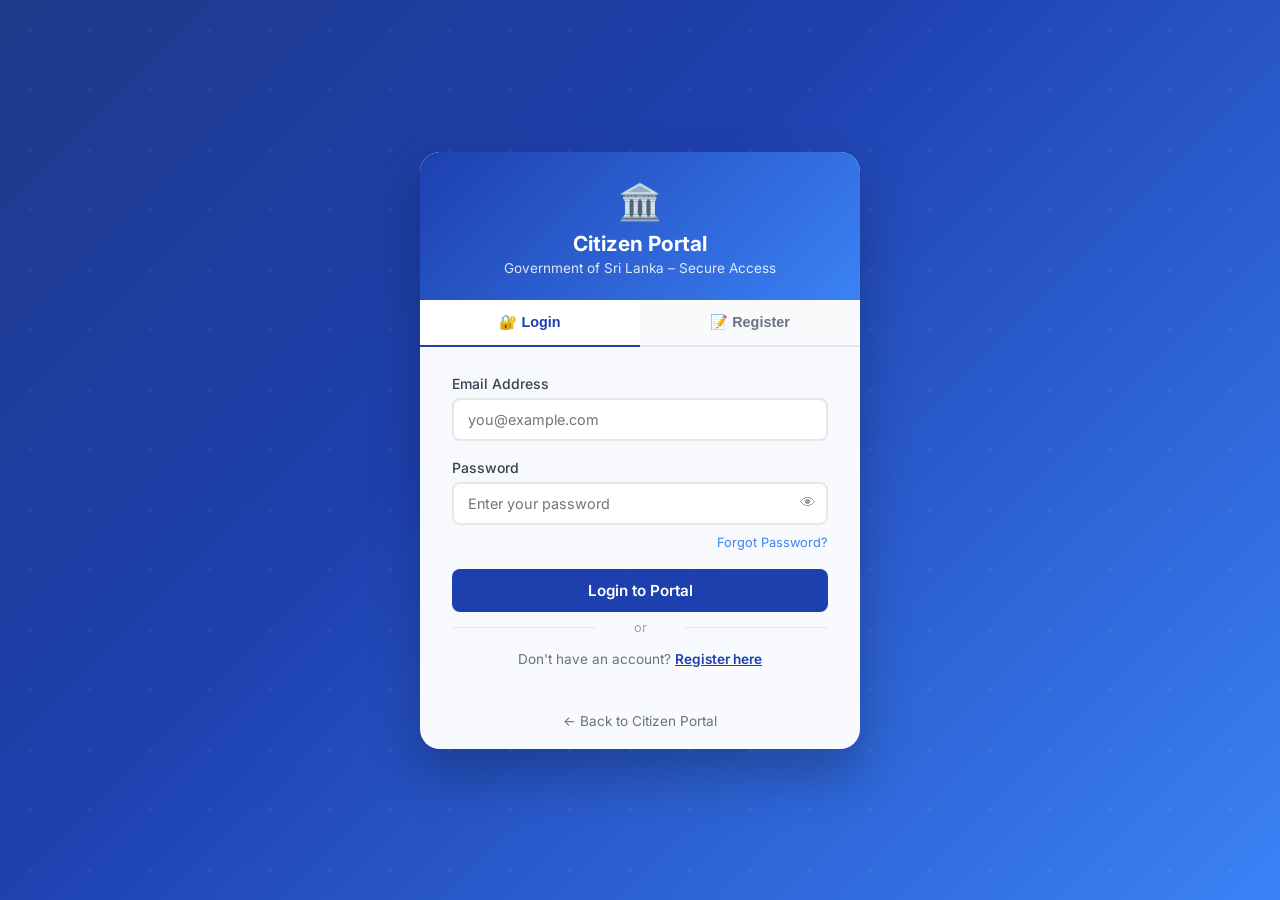
<file: templates/citizen_login.html>
<!DOCTYPE html>
<html lang="en">

<head>
    <meta charset="UTF-8">
    <meta name="viewport" content="width=device-width, initial-scale=1.0">
    <title>Citizen Login - Government of Sri Lanka</title>
    <link href="https://fonts.googleapis.com/css2?family=Inter:wght@400;500;600;700&display=swap" rel="stylesheet">
    <style>
        :root {
            --primary: #1e40af;
            --secondary: #3b82f6;
            --success: #10b981;
            --danger: #ef4444;
            --bg: #f0f4ff;
        }

        * {
            margin: 0;
            padding: 0;
            box-sizing: border-box;
        }

        body {
            font-family: 'Inter', sans-serif;
            background: linear-gradient(135deg, #1e3a8a 0%, #1e40af 40%, #3b82f6 100%);
            min-height: 100vh;
            display: flex;
            align-items: center;
            justify-content: center;
            padding: 20px;
            width: 100%;
            overflow-x: hidden;
        }

        body::before {
            content: '';
            position: fixed;
            inset: 0;
            background: url("data:image/svg+xml,%3Csvg width='60' height='60' viewBox='0 0 60 60' xmlns='http://www.w3.org/2000/svg'%3E%3Cg fill='none' fill-rule='evenodd'%3E%3Cg fill='%23ffffff' fill-opacity='0.05'%3E%3Ccircle cx='30' cy='30' r='2'/%3E%3C/g%3E%3C/g%3E%3C/svg%3E");
            pointer-events: none;
        }

        .card {
            background: rgba(255, 255, 255, 0.97);
            border-radius: 20px;
            box-shadow: 0 25px 50px rgba(0, 0, 0, 0.25);
            width: 100%;
            max-width: 440px;
            overflow: hidden;
            animation: slideUp 0.4s ease;
        }

        @keyframes slideUp {
            from {
                opacity: 0;
                transform: translateY(30px);
            }

            to {
                opacity: 1;
                transform: translateY(0);
            }
        }

        .card-header {
            background: linear-gradient(135deg, var(--primary), var(--secondary));
            padding: 28px 32px 24px;
            text-align: center;
            color: white;
        }

        .card-header .flag {
            font-size: 2.2rem;
            margin-bottom: 8px;
        }

        .card-header h1 {
            font-size: 1.3rem;
            font-weight: 700;
            margin-bottom: 4px;
        }

        .card-header p {
            font-size: 0.85rem;
            opacity: 0.85;
        }

        .tabs {
            display: flex;
            border-bottom: 2px solid #e5e7eb;
        }

        .tab-btn {
            flex: 1;
            padding: 14px;
            border: none;
            background: #f9fafb;
            font-size: 0.9rem;
            font-weight: 600;
            color: #6b7280;
            cursor: pointer;
            transition: all 0.2s;
        }

        .tab-btn.active {
            background: white;
            color: var(--primary);
            border-bottom: 2px solid var(--primary);
            margin-bottom: -2px;
        }

        .tab-btn:hover:not(.active) {
            background: #f3f4f6;
            color: #374151;
        }

        .card-body {
            padding: 28px 32px;
        }

        .tab-panel {
            display: none;
        }

        .tab-panel.active {
            display: block;
        }

        .form-group {
            margin-bottom: 18px;
        }

        label {
            display: block;
            margin-bottom: 6px;
            font-size: 0.875rem;
            font-weight: 500;
            color: #374151;
        }

        input[type=text],
        input[type=email],
        input[type=password],
        input[type=tel] {
            width: 100%;
            padding: 11px 14px;
            border: 2px solid #e5e7eb;
            border-radius: 8px;
            font-size: 0.9rem;
            font-family: inherit;
            transition: border-color 0.2s, box-shadow 0.2s;
            outline: none;
        }

        input:focus {
            border-color: var(--secondary);
            box-shadow: 0 0 0 3px rgba(59, 130, 246, 0.12);
        }

        .btn {
            width: 100%;
            padding: 12px;
            border: none;
            border-radius: 8px;
            font-size: 0.95rem;
            font-weight: 600;
            font-family: inherit;
            cursor: pointer;
            transition: all 0.2s;
        }

        .btn-primary {
            background: var(--primary);
            color: white;
        }

        .btn-primary:hover {
            background: #1d4ed8;
            transform: translateY(-1px);
            box-shadow: 0 4px 12px rgba(30, 64, 175, 0.35);
        }

        .btn-primary:active {
            transform: translateY(0);
        }

        .alert {
            padding: 10px 14px;
            border-radius: 8px;
            font-size: 0.875rem;
            margin-bottom: 16px;
            display: none;
        }

        .alert-error {
            background: #fef2f2;
            color: #dc2626;
            border: 1px solid #fecaca;
        }

        .alert-success {
            background: #f0fdf4;
            color: #16a34a;
            border: 1px solid #bbf7d0;
        }

        .divider {
            text-align: center;
            color: #9ca3af;
            font-size: 0.8rem;
            margin: 8px 0 16px;
            position: relative;
        }

        .divider::before,
        .divider::after {
            content: '';
            position: absolute;
            top: 50%;
            width: 38%;
            height: 1px;
            background: #e5e7eb;
        }

        .divider::before {
            left: 0;
        }

        .divider::after {
            right: 0;
        }

        .back-link {
            display: block;
            text-align: center;
            margin-top: 18px;
            font-size: 0.85rem;
            color: #6b7280;
            text-decoration: none;
        }

        .back-link:hover {
            color: var(--primary);
        }

        .spinner {
            display: none;
            width: 18px;
            height: 18px;
            border: 2px solid rgba(255, 255, 255, 0.4);
            border-top-color: white;
            border-radius: 50%;
            animation: spin 0.6s linear infinite;
            margin: 0 auto;
        }

        @keyframes spin {
            to {
                transform: rotate(360deg);
            }
        }

        .pwd-row {
            position: relative;
        }

        .pwd-toggle {
            position: absolute;
            right: 12px;
            top: 50%;
            transform: translateY(-50%);
            background: none;
            border: none;
            cursor: pointer;
            color: #9ca3af;
            font-size: 1rem;
            padding: 0;
        }

        .row-2 {
            display: grid;
            grid-template-columns: 1fr 1fr;
            gap: 12px;
        }
    </style>
</head>

<body>
    <div class="card">
        <div class="card-header">
            <div class="flag">🏛️</div>
            <h1>Citizen Portal</h1>
            <p>Government of Sri Lanka – Secure Access</p>
        </div>

        <div class="tabs">
            <button class="tab-btn active" id="tab-login-btn" onclick="switchTab('login')">🔐 Login</button>
            <button class="tab-btn" id="tab-register-btn" onclick="switchTab('register')">📝 Register</button>
        </div>

        <div class="card-body">

            <!-- LOGIN PANEL -->
            <div class="tab-panel active" id="panel-login">
                <div class="alert alert-error" id="login-error"></div>
                <div class="alert alert-success" id="login-success"></div>
                <div class="form-group">
                    <label for="login-email">Email Address</label>
                    <input type="email" id="login-email" placeholder="you@example.com" autocomplete="email">
                </div>
                <div class="form-group">
                    <label for="login-password">Password</label>
                    <div class="pwd-row">
                        <input type="password" id="login-password" placeholder="Enter your password"
                            autocomplete="current-password">
                        <button class="pwd-toggle" type="button" onclick="togglePwd('login-password', this)">👁</button>
                    </div>
                </div>
                <div style="text-align: right; margin-top: -12px; margin-bottom: 18px;">
                    <a href="#" onclick="doForgot()" style="font-size: 0.8rem; color: var(--secondary); text-decoration: none;">Forgot Password?</a>
                </div>
                <button class="btn btn-primary" id="login-btn" onclick="doLogin()">
                    <span id="login-label">Login to Portal</span>
                    <div class="spinner" id="login-spinner"></div>
                </button>
                <div class="divider">or</div>
                <p style="text-align:center;font-size:0.85rem;color:#6b7280;">Don't have an account? <a href="#"
                        onclick="switchTab('register')" style="color:var(--primary);font-weight:600;">Register here</a>
                </p>
            </div>

            <!-- REGISTER PANEL -->
            <div class="tab-panel" id="panel-register">
                <div class="alert alert-error" id="reg-error"></div>
                <div class="alert alert-success" id="reg-success"></div>
                <div class="row-2">
                    <div class="form-group">
                        <label for="reg-name">Full Name</label>
                        <input type="text" id="reg-name" placeholder="John Silva">
                    </div>
                    <div class="form-group">
                        <label for="reg-age">Age</label>
                        <input type="text" id="reg-age" placeholder="28">
                    </div>
                </div>
                <div class="form-group">
                    <label for="reg-email">Email Address</label>
                    <input type="email" id="reg-email" placeholder="you@example.com" autocomplete="email">
                </div>
                <div class="form-group">
                    <label for="reg-phone">Mobile Number</label>
                    <input type="tel" id="reg-phone" placeholder="+94 71 234 5678">
                </div>
                <div class="row-2">
                    <div class="form-group">
                        <label for="reg-job">Current Job</label>
                        <input type="text" id="reg-job" placeholder="e.g. Teacher, Engineer">
                    </div>
                    <div class="form-group">
                        <label for="reg-education">Education</label>
                        <select id="reg-education" style="width: 100%; padding: 11px 14px; border: 2px solid #e5e7eb; border-radius: 8px; font-size: 0.9rem; outline: none; background: white;">
                            <option value="">Select Education</option>
                            <option value="school">School Level</option>
                            <option value="ol">O/L</option>
                            <option value="al">A/L</option>
                            <option value="diploma">Diploma</option>
                            <option value="degree">Bachelor's Degree</option>
                            <option value="masters">Master's / PhD</option>
                        </select>
                    </div>
                </div>
                <div class="form-group">
                    <label for="reg-interests">What services are you primarily looking for?</label>
                    <input type="text" id="reg-interests" placeholder="e.g. Healthcare, Education, Passports">
                </div>
                <div class="form-group">
                    <label for="reg-password">Password</label>
                    <div class="pwd-row">
                        <input type="password" id="reg-password" placeholder="Minimum 8 characters">
                        <button class="pwd-toggle" type="button" onclick="togglePwd('reg-password', this)">👁</button>
                    </div>
                </div>
                <div class="form-group">
                    <label for="reg-confirm">Confirm Password</label>
                    <input type="password" id="reg-confirm" placeholder="Re-enter your password">
                </div>
                <button class="btn btn-primary" id="reg-btn" onclick="doRegister()">
                    <span id="reg-label">Create Account</span>
                    <div class="spinner" id="reg-spinner"></div>
                </button>
                <div class="divider">or</div>
                <p style="text-align:center;font-size:0.85rem;color:#6b7280;">Already have an account? <a href="#"
                        onclick="switchTab('login')" style="color:var(--primary);font-weight:600;">Login here</a></p>
            </div>
        </div>

        <a href="/" class="back-link">← Back to Citizen Portal</a>
        <div style="height:20px;"></div>
    </div>



    <script>
        async function doForgot() {
            hideAlerts('login-error', 'login-success');
            const email = document.getElementById('login-email').value.trim();
            if (!email) { 
                showAlert('login-error', 'Please enter your Gmail address in the field above to receive a reset link.'); 
                document.getElementById('login-email').focus();
                return; 
            }
            
            // Show a temporary "sending" state on the forgot link if possible, or just use login spinner
            setLoading('login-btn', 'login-spinner', 'login-label', true);
            
            try {
                const res = await fetch('/api/citizen/forgot-password', {
                    method: 'POST',
                    headers: { 'Content-Type': 'application/json' },
                    body: JSON.stringify({ email })
                });
                const data = await res.json();
                if (res.ok) {
                    showAlert('login-success', '✓ Reset link sent! Please check your Gmail inbox.');
                } else {
                    showAlert('login-error', data.error || 'Failed to request reset.');
                }
            } catch (e) {
                showAlert('login-error', 'Connection error. Please try again.');
            }
            setLoading('login-btn', 'login-spinner', 'login-label', false);
        }

        function switchTab(tab) {
            document.querySelectorAll('.tab-btn').forEach(b => b.classList.remove('active'));
            document.querySelectorAll('.tab-panel').forEach(p => p.classList.remove('active'));
            document.getElementById('tab-' + tab + '-btn').classList.add('active');
            document.getElementById('panel-' + tab).classList.add('active');
        }

        function togglePwd(id, btn) {
            const inp = document.getElementById(id);
            inp.type = inp.type === 'password' ? 'text' : 'password';
            btn.textContent = inp.type === 'password' ? '👁' : '🙈';
        }

        function showAlert(id, msg) {
            const el = document.getElementById(id);
            el.textContent = msg;
            el.style.display = 'block';
        }
        function hideAlerts(...ids) { ids.forEach(id => { document.getElementById(id).style.display = 'none'; }); }

        function setLoading(btn, spinner, label, loading) {
            document.getElementById(btn).disabled = loading;
            document.getElementById(spinner).style.display = loading ? 'block' : 'none';
            document.getElementById(label).style.display = loading ? 'none' : 'block';
        }

        async function doLogin() {
            hideAlerts('login-error', 'login-success');
            const email = document.getElementById('login-email').value.trim();
            const password = document.getElementById('login-password').value;
            if (!email || !password) { showAlert('login-error', 'Please enter email and password.'); return; }
            setLoading('login-btn', 'login-spinner', 'login-label', true);
            try {
                const res = await fetch('/api/citizen/login', {
                    method: 'POST',
                    headers: { 'Content-Type': 'application/json' },
                    body: JSON.stringify({ email, password })
                });
                const data = await res.json();
                if (res.ok) {
                    showAlert('login-success', '✓ Login successful! Redirecting...');
                    localStorage.setItem('citizen_token', data.token);
                    localStorage.setItem('citizen_name', data.name || email);
                    localStorage.setItem('citizen_id', data.user_id || '');
                    localStorage.setItem('profile_id', data.user_id || '');
                    setTimeout(() => window.location.href = '/', 900);
                } else {
                    showAlert('login-error', data.error || 'Invalid email or password.');
                }
            } catch (e) {
                showAlert('login-error', 'Connection error. Please try again.');
            }
            setLoading('login-btn', 'login-spinner', 'login-label', false);
        }

        async function doRegister() {
            hideAlerts('reg-error', 'reg-success');
            const name = document.getElementById('reg-name').value.trim();
            const age = document.getElementById('reg-age').value.trim();
            const email = document.getElementById('reg-email').value.trim();
            const phone = document.getElementById('reg-phone').value.trim();
            const interests = document.getElementById('reg-interests').value.trim();
            const job = document.getElementById('reg-job').value.trim();
            const education = document.getElementById('reg-education').value.trim();
            const password = document.getElementById('reg-password').value;
            const confirm = document.getElementById('reg-confirm').value;

            if (!name || !email || !password) { showAlert('reg-error', 'Name, email and password are required.'); return; }
            if (password.length < 8) { showAlert('reg-error', 'Password must be at least 8 characters.'); return; }
            if (password !== confirm) { showAlert('reg-error', 'Passwords do not match.'); return; }

            setLoading('reg-btn', 'reg-spinner', 'reg-label', true);
            try {
                const res = await fetch('/api/citizen/register', {
                    method: 'POST',
                    headers: { 'Content-Type': 'application/json' },
                    body: JSON.stringify({ name, age, email, phone, interests, job, education, password })
                });
                const data = await res.json();
                if (res.ok) {
                    showAlert('reg-success', '✓ Account created! You can now login.');
                    setTimeout(() => switchTab('login'), 2000);
                    // Clear form
                    document.getElementById('reg-email').value = '';
                    document.getElementById('reg-password').value = '';
                    document.getElementById('reg-confirm').value = '';
                } else {
                    showAlert('reg-error', data.error || 'Registration failed. Try again.');
                }
            } catch (e) {
                showAlert('reg-error', 'Connection error. Please try again.');
            }
            setLoading('reg-btn', 'reg-spinner', 'reg-label', false);
        }

        // Submit on Enter key
        document.addEventListener('keydown', e => {
            if (e.key === 'Enter') {
                if (document.getElementById('panel-login').classList.contains('active')) doLogin();
                else doRegister();
            }
        });
    </script>
</body>

</html>
</file>
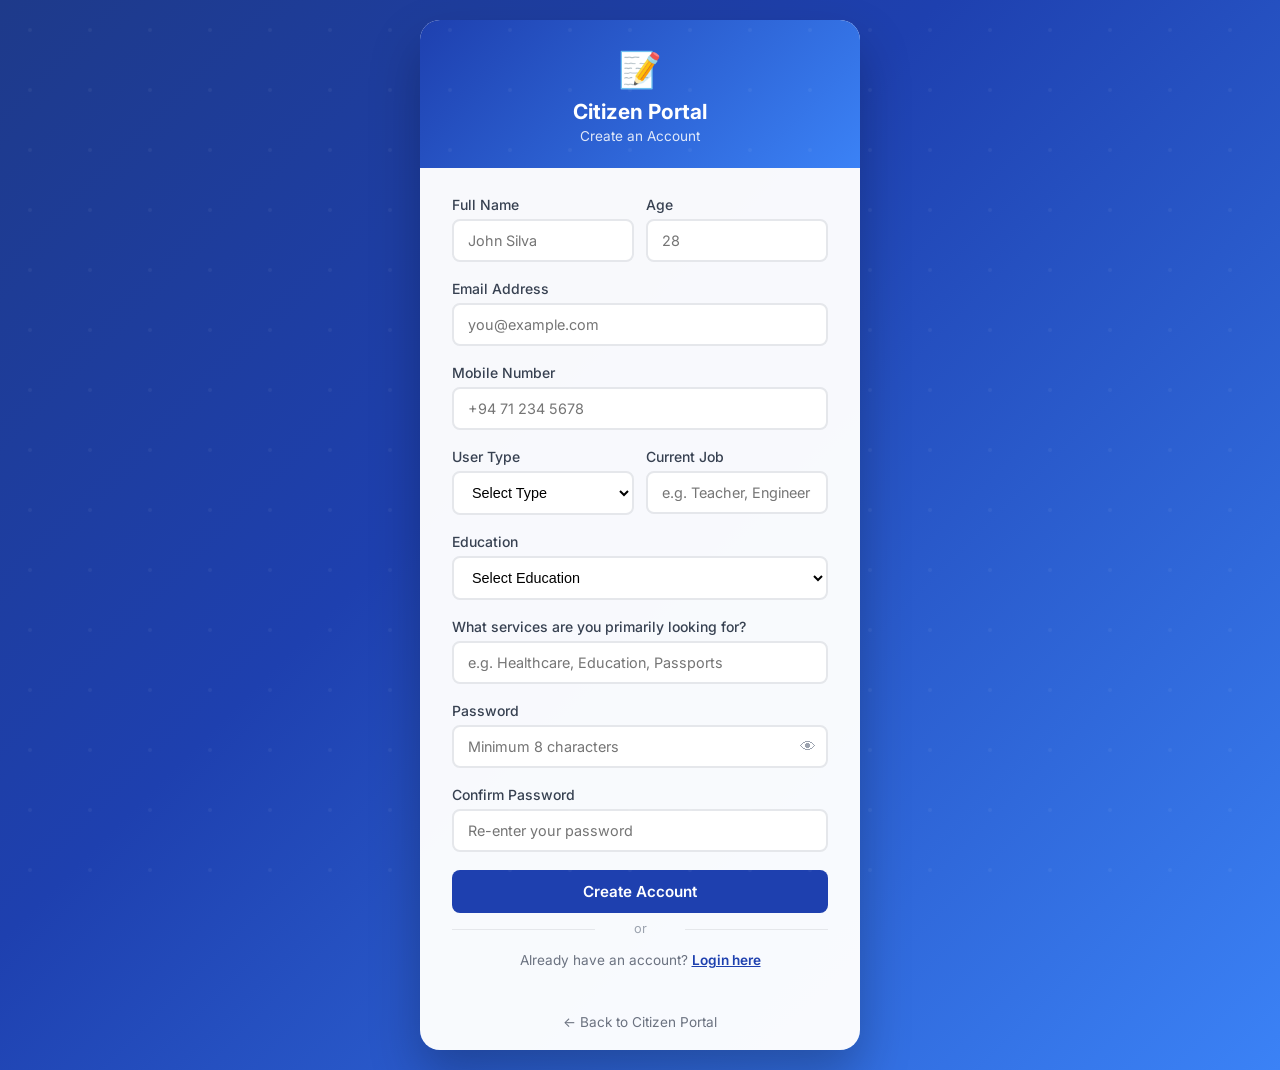
<file: templates/citizen_register.html>
<!DOCTYPE html>
<html lang="en">

<head>
    <meta charset="UTF-8">
    <meta name="viewport" content="width=device-width, initial-scale=1.0">
    <title>Citizen Register - Government of Sri Lanka</title>
    <link href="https://fonts.googleapis.com/css2?family=Inter:wght@400;500;600;700&display=swap" rel="stylesheet">
    <style>
        :root {
            --primary: #1e40af;
            --secondary: #3b82f6;
            --success: #10b981;
            --danger: #ef4444;
            --bg: #f0f4ff;
        }

        * {
            margin: 0;
            padding: 0;
            box-sizing: border-box;
        }

        body {
            font-family: 'Inter', sans-serif;
            background: linear-gradient(135deg, #1e3a8a 0%, #1e40af 40%, #3b82f6 100%);
            min-height: 100vh;
            display: flex;
            align-items: center;
            justify-content: center;
            padding: 20px;
            width: 100%;
            overflow-x: hidden;
        }

        body::before {
            content: '';
            position: fixed;
            inset: 0;
            background: url("data:image/svg+xml,%3Csvg width='60' height='60' viewBox='0 0 60 60' xmlns='http://www.w3.org/2000/svg'%3E%3Cg fill='none' fill-rule='evenodd'%3E%3Cg fill='%23ffffff' fill-opacity='0.05'%3E%3Ccircle cx='30' cy='30' r='2'/%3E%3C/g%3E%3C/g%3E%3C/svg%3E");
            pointer-events: none;
        }

        .card {
            background: rgba(255, 255, 255, 0.97);
            border-radius: 20px;
            box-shadow: 0 25px 50px rgba(0, 0, 0, 0.25);
            width: 100%;
            max-width: 440px;
            overflow: hidden;
            animation: slideUp 0.4s ease;
        }

        @keyframes slideUp {
            from {
                opacity: 0;
                transform: translateY(30px);
            }

            to {
                opacity: 1;
                transform: translateY(0);
            }
        }

        .card-header {
            background: linear-gradient(135deg, var(--primary), var(--secondary));
            padding: 28px 32px 24px;
            text-align: center;
            color: white;
        }

        .card-header .flag {
            font-size: 2.2rem;
            margin-bottom: 8px;
        }

        .card-header h1 {
            font-size: 1.3rem;
            font-weight: 700;
            margin-bottom: 4px;
        }

        .card-header p {
            font-size: 0.85rem;
            opacity: 0.85;
        }

        .card-body {
            padding: 28px 32px;
        }

        .form-group {
            margin-bottom: 18px;
        }

        label {
            display: block;
            margin-bottom: 6px;
            font-size: 0.875rem;
            font-weight: 500;
            color: #374151;
        }

        input[type=text],
        input[type=email],
        input[type=password],
        input[type=tel] {
            width: 100%;
            padding: 11px 14px;
            border: 2px solid #e5e7eb;
            border-radius: 8px;
            font-size: 0.9rem;
            font-family: inherit;
            transition: border-color 0.2s, box-shadow 0.2s;
            outline: none;
        }

        input:focus {
            border-color: var(--secondary);
            box-shadow: 0 0 0 3px rgba(59, 130, 246, 0.12);
        }

        .btn {
            width: 100%;
            padding: 12px;
            border: none;
            border-radius: 8px;
            font-size: 0.95rem;
            font-weight: 600;
            font-family: inherit;
            cursor: pointer;
            transition: all 0.2s;
        }

        .btn-primary {
            background: var(--primary);
            color: white;
        }

        .btn-primary:hover {
            background: #1d4ed8;
            transform: translateY(-1px);
            box-shadow: 0 4px 12px rgba(30, 64, 175, 0.35);
        }

        .btn-primary:active {
            transform: translateY(0);
        }

        .alert {
            padding: 10px 14px;
            border-radius: 8px;
            font-size: 0.875rem;
            margin-bottom: 16px;
            display: none;
        }

        .alert-error {
            background: #fef2f2;
            color: #dc2626;
            border: 1px solid #fecaca;
        }

        .alert-success {
            background: #f0fdf4;
            color: #16a34a;
            border: 1px solid #bbf7d0;
        }

        .divider {
            text-align: center;
            color: #9ca3af;
            font-size: 0.8rem;
            margin: 8px 0 16px;
            position: relative;
        }

        .divider::before,
        .divider::after {
            content: '';
            position: absolute;
            top: 50%;
            width: 38%;
            height: 1px;
            background: #e5e7eb;
        }

        .divider::before {
            left: 0;
        }

        .divider::after {
            right: 0;
        }

        .back-link {
            display: block;
            text-align: center;
            margin-top: 18px;
            font-size: 0.85rem;
            color: #6b7280;
            text-decoration: none;
        }

        .back-link:hover {
            color: var(--primary);
        }

        .spinner {
            display: none;
            width: 18px;
            height: 18px;
            border: 2px solid rgba(255, 255, 255, 0.4);
            border-top-color: white;
            border-radius: 50%;
            animation: spin 0.6s linear infinite;
            margin: 0 auto;
        }

        @keyframes spin {
            to {
                transform: rotate(360deg);
            }
        }

        .pwd-row {
            position: relative;
        }

        .pwd-toggle {
            position: absolute;
            right: 12px;
            top: 50%;
            transform: translateY(-50%);
            background: none;
            border: none;
            cursor: pointer;
            color: #9ca3af;
            font-size: 1rem;
            padding: 0;
        }

        .row-2 {
            display: grid;
            grid-template-columns: 1fr 1fr;
            gap: 12px;
        }
    </style>
</head>

<body>
    <div class="card">
        <div class="card-header">
            <div class="flag">📝</div>
            <h1>Citizen Portal</h1>
            <p>Create an Account</p>
        </div>

        <div class="card-body">
            <div class="alert alert-error" id="reg-error"></div>
            <div class="alert alert-success" id="reg-success"></div>
            
            <div class="row-2">
                <div class="form-group">
                    <label for="reg-name">Full Name</label>
                    <input type="text" id="reg-name" placeholder="John Silva">
                </div>
                <div class="form-group">
                    <label for="reg-age">Age</label>
                    <input type="text" id="reg-age" placeholder="28">
                </div>
            </div>
            
            <div class="form-group">
                <label for="reg-email">Email Address</label>
                <input type="email" id="reg-email" placeholder="you@example.com" autocomplete="email">
            </div>
            
            <div class="form-group">
                <label for="reg-phone">Mobile Number</label>
                <input type="tel" id="reg-phone" placeholder="+94 71 234 5678">
            </div>
            
            <div class="row-2">
                <div class="form-group">
                    <label for="reg-user-type">User Type</label>
                    <select id="reg-user-type" style="width: 100%; padding: 11px 14px; border: 2px solid #e5e7eb; border-radius: 8px; font-size: 0.9rem; outline: none; background: white;">
                        <option value="">Select Type</option>
                        <option value="student">Student</option>
                        <option value="doctor">Doctor</option>
                        <option value="farmer">Farmer</option>
                        <option value="teacher">Teacher</option>
                        <option value="engineer">Engineer</option>
                        <option value="business">Business Owner</option>
                        <option value="other">Other</option>
                    </select>
                </div>
                <div class="form-group">
                    <label for="reg-job">Current Job</label>
                    <input type="text" id="reg-job" placeholder="e.g. Teacher, Engineer">
                </div>
            </div>
            
            <div class="form-group">
                <label for="reg-education">Education</label>
                <select id="reg-education" style="width: 100%; padding: 11px 14px; border: 2px solid #e5e7eb; border-radius: 8px; font-size: 0.9rem; outline: none; background: white;">
                    <option value="">Select Education</option>
                    <option value="school">School Level</option>
                    <option value="ol">O/L</option>
                    <option value="al">A/L</option>
                    <option value="diploma">Diploma</option>
                    <option value="degree">Bachelor's Degree</option>
                    <option value="masters">Master's / PhD</option>
                </select>
            </div>
            
            <div class="form-group">
                <label for="reg-interests">What services are you primarily looking for?</label>
                <input type="text" id="reg-interests" placeholder="e.g. Healthcare, Education, Passports">
            </div>
            
            <div class="form-group">
                <label for="reg-password">Password</label>
                <div class="pwd-row">
                    <input type="password" id="reg-password" placeholder="Minimum 8 characters">
                    <button class="pwd-toggle" type="button" onclick="togglePwd('reg-password', this)">👁</button>
                </div>
            </div>
            
            <div class="form-group">
                <label for="reg-confirm">Confirm Password</label>
                <input type="password" id="reg-confirm" placeholder="Re-enter your password">
            </div>
            
            <button class="btn btn-primary" id="reg-btn" onclick="doRegister()">
                <span id="reg-label">Create Account</span>
                <div class="spinner" id="reg-spinner"></div>
            </button>
            
            <div class="divider">or</div>
            <p style="text-align:center;font-size:0.85rem;color:#6b7280;">Already have an account? <a href="/citizen/login" style="color:var(--primary);font-weight:600;">Login here</a></p>
        </div>

        <a href="/" class="back-link">← Back to Citizen Portal</a>
        <div style="height:20px;"></div>
    </div>

    <script>
        function togglePwd(id, btn) {
            const inp = document.getElementById(id);
            inp.type = inp.type === 'password' ? 'text' : 'password';
            btn.textContent = inp.type === 'password' ? '👁' : '🙈';
        }

        function showAlert(id, msg) {
            const el = document.getElementById(id);
            el.textContent = msg;
            el.style.display = 'block';
        }
        function hideAlerts(...ids) { ids.forEach(id => { document.getElementById(id).style.display = 'none'; }); }

        function setLoading(btn, spinner, label, loading) {
            document.getElementById(btn).disabled = loading;
            document.getElementById(spinner).style.display = loading ? 'block' : 'none';
            document.getElementById(label).style.display = loading ? 'none' : 'block';
        }

        async function doRegister() {
            hideAlerts('reg-error', 'reg-success');
            const name = document.getElementById('reg-name').value.trim();
            const age = document.getElementById('reg-age').value.trim();
            const email = document.getElementById('reg-email').value.trim();
            const phone = document.getElementById('reg-phone').value.trim();
            const interests = document.getElementById('reg-interests').value.trim();
            const job = document.getElementById('reg-job').value.trim();
            const user_type = document.getElementById('reg-user-type').value.trim();
            const education = document.getElementById('reg-education').value.trim();
            const password = document.getElementById('reg-password').value;
            const confirm = document.getElementById('reg-confirm').value;

            if (!name || !email || !password) { showAlert('reg-error', 'Name, email and password are required.'); return; }
            if (password.length < 8) { showAlert('reg-error', 'Password must be at least 8 characters.'); return; }
            if (password !== confirm) { showAlert('reg-error', 'Passwords do not match.'); return; }

            setLoading('reg-btn', 'reg-spinner', 'reg-label', true);
            try {
                const res = await fetch('/api/citizen/register', {
                    method: 'POST',
                    headers: { 'Content-Type': 'application/json' },
                    body: JSON.stringify({ name, age, email, phone, interests, job, user_type, education, password })
                });
                const data = await res.json();
                if (res.ok) {
                    showAlert('reg-success', '✓ Account created! You can now login.');
                    setTimeout(() => window.location.href = '/citizen/login', 2000);
                    // Clear form
                    document.getElementById('reg-email').value = '';
                    document.getElementById('reg-password').value = '';
                    document.getElementById('reg-confirm').value = '';
                } else {
                    showAlert('reg-error', data.error || 'Registration failed. Try again.');
                }
            } catch (e) {
                showAlert('reg-error', 'Connection error. Please try again.');
            }
            setLoading('reg-btn', 'reg-spinner', 'reg-label', false);
        }

        // Submit on Enter key
        document.addEventListener('keydown', e => {
            if (e.key === 'Enter') {
                doRegister();
            }
        });
    </script>
</body>

</html>
</file>
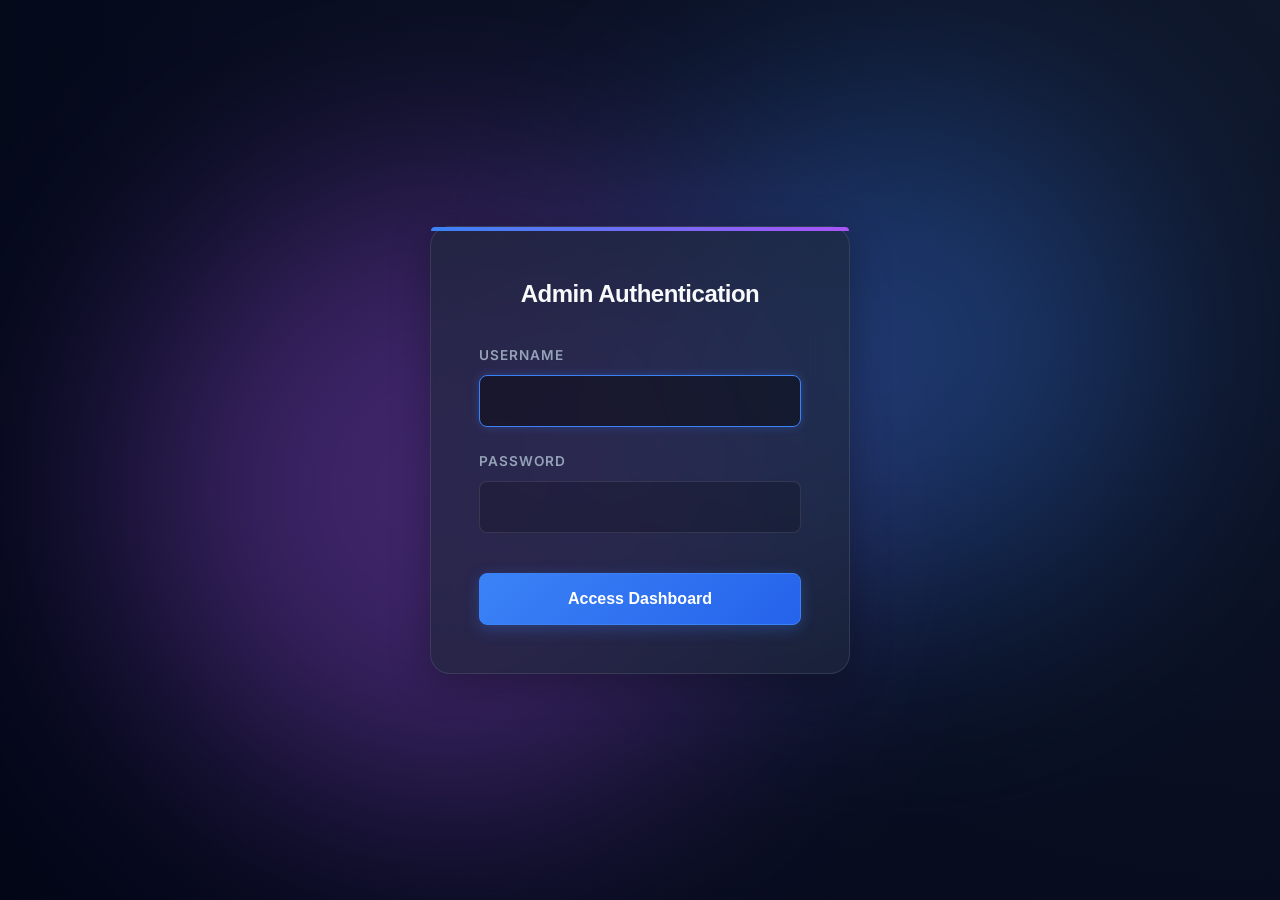
<file: templates/login.html>
<!DOCTYPE html>
<html lang="en">
<head>
    <meta charset="UTF-8">
    <meta name="viewport" content="width=device-width, initial-scale=1.0">
    <title>Admin Login - Citizen Portal</title>
    <link rel="stylesheet" href="/static/style.css">
    <style>
        :root {
            --primary: #3b82f6;
            --purple: #a855f7;
            --bg-dark: #0f172a;
            --bg-darker: #020617;
            --glass-bg: rgba(30, 41, 59, 0.6);
            --glass-border: rgba(255, 255, 255, 0.1);
            --text: #f8fafc;
            --text-muted: #94a3b8;
        }
        body { 
            display: flex; justify-content: center; align-items: center; 
            height: 100vh; margin: 0;
            background: radial-gradient(circle at top right, var(--bg-dark), var(--bg-darker));
            color: var(--text); font-family: 'Inter', sans-serif; overflow: hidden;
        }
        body::before, body::after {
            content: ''; position: absolute; border-radius: 50%;
            filter: blur(120px); z-index: -1; opacity: 0.35;
        }
        body::before { top: 10%; right: 10%; width: 40vw; height: 40vw; background: var(--primary); animation: move 25s infinite alternate ease-in-out; }
        body::after { bottom: 10%; left: 10%; width: 50vw; height: 50vw; background: var(--purple); animation: move 20s infinite alternate-reverse ease-in-out; }
        @keyframes move { 0% { transform: translate(0,0) scale(1); } 100% { transform: translate(-100px, 50px) scale(1.1); } }

        .login-card { 
            background: var(--glass-bg); backdrop-filter: blur(20px);
            padding: 3rem; border-radius: 20px; border: 1px solid var(--glass-border);
            box-shadow: 0 10px 40px rgba(0,0,0,0.3); width: 100%; max-width: 420px; position: relative;
        }
        .login-card::before {
            content: ''; position: absolute; top: 0; left: 0; right: 0; height: 4px;
            background: linear-gradient(90deg, var(--primary), var(--purple)); border-radius: 20px 20px 0 0;
        }
        h2 { text-align: center; margin-bottom: 2rem; color: var(--text); font-weight: 700; letter-spacing: -0.5px; }
        .form-group { margin-bottom: 1.5rem; }
        label { display: block; margin-bottom: 0.5rem; font-weight: 600; font-size: 0.85rem; color: var(--text-muted); text-transform: uppercase; letter-spacing: 1px; }
        
        input { 
            width: 100%; padding: 1rem; background: rgba(0, 0, 0, 0.2);
            border: 1px solid rgba(255,255,255,0.1); color: white;
            border-radius: 8px; box-sizing: border-box; font-size: 1rem; transition: all 0.3s;
        }
        input:focus { outline: none; border-color: var(--primary); box-shadow: 0 0 10px rgba(59, 130, 246, 0.3); background: rgba(0,0,0,0.4); }
        
        button { 
            width: 100%; padding: 1rem; background: linear-gradient(135deg, var(--primary), #2563eb); 
            color: white; border: 1px solid var(--primary); border-radius: 8px; 
            cursor: pointer; font-weight: 600; font-size: 1rem; transition: all 0.3s;
            margin-top: 1rem; box-shadow: 0 4px 15px rgba(59, 130, 246, 0.3);
        }
        button:hover { transform: translateY(-2px); box-shadow: 0 6px 20px rgba(59, 130, 246, 0.5); }
    </style>
</head>
<body>
    <div class="login-card">
        <h2>Admin Authentication</h2>
        <form action="/admin/login" method="POST">
            <div class="form-group">
                <label>Username</label>
                <input type="text" name="username" required autofocus autocomplete="off">
            </div>
            <div class="form-group">
                <label>Password</label>
                <input type="password" name="password" required>
            </div>
            <button type="submit">Access Dashboard</button>
        </form>
    </div>
</body>
</html>
</file>
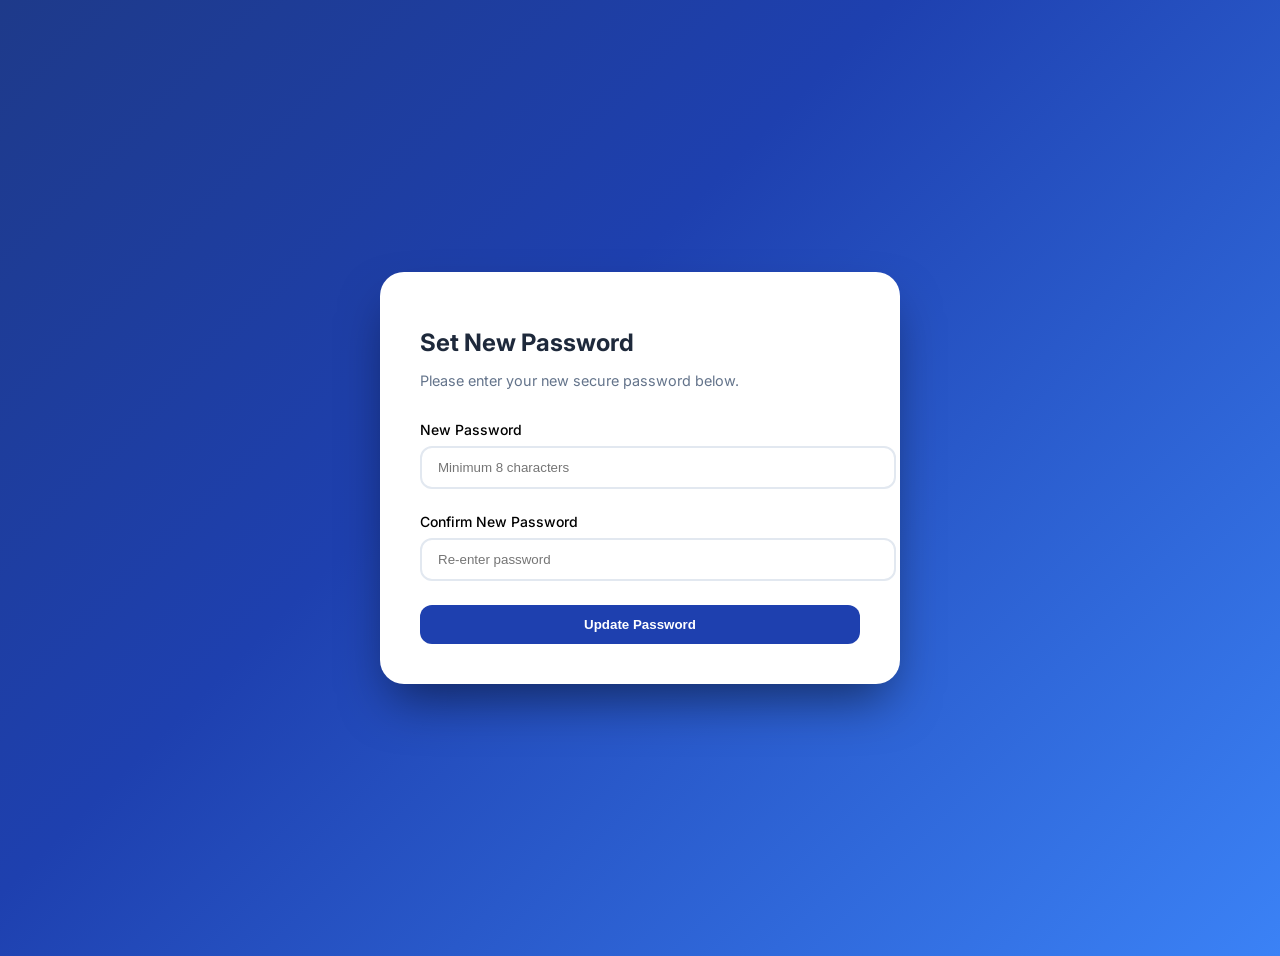
<file: templates/reset_password.html>
<!DOCTYPE html>
<html lang="en">
<head>
    <meta charset="UTF-8">
    <meta name="viewport" content="width=device-width, initial-scale=1.0">
    <title>Reset Password - Citizen Portal</title>
    <link href="https://fonts.googleapis.com/css2?family=Inter:wght@400;500;600;700&display=swap" rel="stylesheet">
    <style>
        :root {
            --primary: #1e40af;
            --secondary: #3b82f6;
            --success: #10b981;
            --danger: #ef4444;
            --bg: #f0f4ff;
        }
        body {
            font-family: 'Inter', sans-serif;
            background: linear-gradient(135deg, #1e3a8a 0%, #1e40af 40%, #3b82f6 100%);
            min-height: 100vh;
            display: flex;
            align-items: center;
            justify-content: center;
            padding: 20px;
        }
        .card {
            background: white;
            padding: 2.5rem;
            border-radius: 24px;
            box-shadow: 0 25px 50px -12px rgba(0, 0, 0, 0.5);
            width: 100%;
            max-width: 440px;
        }
        h1 { margin-bottom: 0.5rem; font-size: 1.5rem; color: #1e293b; }
        p { color: #64748b; margin-bottom: 2rem; font-size: 0.9rem; }
        .form-group { margin-bottom: 1.5rem; }
        label { display: block; margin-bottom: 0.5rem; font-weight: 500; font-size: 0.875rem; }
        input {
            width: 100%;
            padding: 0.75rem 1rem;
            border: 2px solid #e2e8f0;
            border-radius: 12px;
            outline: none;
            transition: border-color 0.2s;
        }
        input:focus { border-color: var(--secondary); }
        .btn {
            width: 100%;
            padding: 0.75rem;
            background: var(--primary);
            color: white;
            border: none;
            border-radius: 12px;
            font-weight: 600;
            cursor: pointer;
            transition: all 0.2s;
        }
        .btn:hover { background: #1d4ed8; transform: translateY(-1px); }
        .alert {
            padding: 1rem;
            border-radius: 12px;
            margin-bottom: 1.5rem;
            display: none;
            font-size: 0.875rem;
        }
        .alert-error { background: #fef2f2; color: #ef4444; border: 1px solid #fee2e2; }
        .alert-success { background: #f0fdf4; color: #10b981; border: 1px solid #dcfce7; }
    </style>
</head>
<body>
    <div class="card">
        <h1>Set New Password</h1>
        <p>Please enter your new secure password below.</p>
        
        <div class="alert alert-error" id="error"></div>
        <div class="alert alert-success" id="success"></div>
        
        <div id="reset-form">
            <div class="form-group">
                <label for="password">New Password</label>
                <input type="password" id="password" placeholder="Minimum 8 characters">
            </div>
            <div class="form-group">
                <label for="confirm">Confirm New Password</label>
                <input type="password" id="confirm" placeholder="Re-enter password">
            </div>
            <button class="btn" onclick="submitReset()">Update Password</button>
        </div>
        
        <div id="success-link" style="display:none; text-align:center; margin-top:1rem;">
            <a href="/citizen/login" style="color:var(--primary); font-weight:600; text-decoration:none;">Go to Login</a>
        </div>
    </div>

    <script>
        const token = "{{ token }}";
        
        function showAlert(id, msg) {
            const el = document.getElementById(id);
            el.textContent = msg;
            el.style.display = 'block';
        }

        async function submitReset() {
            document.getElementById('error').style.display = 'none';
            const password = document.getElementById('password').value;
            const confirm = document.getElementById('confirm').value;
            
            if (password.length < 8) { showAlert('error', 'Password must be at least 8 characters.'); return; }
            if (password !== confirm) { showAlert('error', 'Passwords do not match.'); return; }
            
            try {
                const res = await fetch('/api/citizen/reset-password', {
                    method: 'POST',
                    headers: { 'Content-Type': 'application/json' },
                    body: JSON.stringify({ token, password })
                });
                const data = await res.json();
                if (res.ok) {
                    showAlert('success', 'Password updated successfully!');
                    document.getElementById('reset-form').style.display = 'none';
                    document.getElementById('success-link').style.display = 'block';
                } else {
                    showAlert('error', data.error || 'Failed to reset password.');
                }
            } catch (e) {
                showAlert('error', 'Connection error.');
            }
        }
    </script>
</body>
</html>
</file>
<file: static/style.css>
/* Citizen Portal - Advanced Dark Glassmorphism Stylesheet */

@import url('https://fonts.googleapis.com/css2?family=Inter:wght@400;500;600;700;800&display=swap');

:root {
    /* css */
    --primary-color: #3b82f6;
    --secondary-color: #8b5cf6;
    --success-color: #10b981;
    --warning-color: #f59e0b;
    --danger-color: #ef4444;
    --text-color: #f8fafc;
    --text-light: #94a3b8;
    --bg-base: #020617;
    --bg-glass: rgba(15, 23, 42, 0.6);
    --bg-glass-hover: rgba(30, 41, 59, 0.8);
    --bg-solid: #0f172a;
    --border-glass: rgba(255, 255, 255, 0.1);
    --shadow-neon: 0 0 20px rgba(59, 130, 246, 0.15);
    --shadow: 0 4px 6px -1px rgba(0, 0, 0, 0.3);
    --shadow-lg: 0 10px 15px -3px rgba(0, 0, 0, 0.4);
}

* {
    margin: 0;
    padding: 0;
    box-sizing: border-box;
}

body {
    background: radial-gradient(circle at top left, #0f172a, #020617), url('data:image/svg+xml,%3Csvg width=\"20\" height=\"20\" viewBox=\"0 0 20 20\" xmlns=\"http://www.w3.org/2000/svg\"%3E%3Cg fill=\"%231e293b\" fill-opacity=\"0.4\" fill-rule=\"evenodd\"%3E%3Ccircle cx=\"3\" cy=\"3\" r=\"3\"/%3E%3Ccircle cx=\"13\" cy=\"13\" r=\"3\"/%3E%3C/g%3E%3C/svg%3E');
    color: var(--text-color);
    line-height: 1.6;
    min-height: 100vh;
    font-family: 'Inter', sans-serif;
    -webkit-font-smoothing: antialiased;
    -moz-osx-font-smoothing: grayscale;
    width: 100%;
    overflow-x: hidden;
}

h1,
h2,
h3,
h4,
h5,
h6,
.btn-primary,
.cat-item,
.quick-link,
.ad-card h4 {
    font-family: 'Outfit', sans-serif;
}

/* Container Layout */
.container {
    display: flex;
    min-height: 100vh;
    background: transparent;
    width: 100%;
    max-width: 100vw;
}

/* Advanced Sidebar */
.sidebar {
    width: 260px;
    flex-shrink: 0;
    background: var(--bg-glass);
    backdrop-filter: blur(16px) saturate(180%);
    border-right: 1px solid var(--border-glass);
    padding: 30px 20px;
    z-index: 1001;
    /* Above mobile UI */
    min-height: 100vh;
    display: flex;
    flex-direction: column;
}

.menu-toggle {
    display: none;
    flex-direction: column;
    gap: 5px;
    background: transparent;
    border: none;
    cursor: pointer;
    padding: 5px;
}

.menu-toggle .bar {
    width: 25px;
    height: 3px;
    background-color: white;
    border-radius: 2px;
    transition: 0.3s;
}

.logo {
    text-align: center;
    margin-bottom: 30px;
    padding-bottom: 20px;
    border-bottom: 1px solid var(--border-glass);
}

.logo h1 {
    font-size: 22px;
    margin-bottom: 5px;
    background: linear-gradient(135deg, #60a5fa, #c084fc);
    -webkit-background-clip: text;
    background-clip: text;
    -webkit-text-fill-color: transparent;
    letter-spacing: -0.5px;
}

.logo p {
    font-size: 13px;
    color: var(--text-light);
}

.lang-switch h3 {
    font-size: 11px;
    margin-bottom: 10px;
    color: var(--text-light);
    text-transform: uppercase;
    letter-spacing: 1px;
}

.lang-btn {
    background: rgba(255, 255, 255, 0.05);
    color: var(--text-light);
    border: 1px solid var(--border-glass);
    padding: 8px 12px;
    margin: 0 4px 8px 0;
    border-radius: 8px;
    cursor: pointer;
    font-size: 12px;
    transition: all 0.3s cubic-bezier(0.4, 0, 0.2, 1);
}

.lang-btn:hover {
    background: rgba(255, 255, 255, 0.1);
    color: white;
}

.lang-btn.active {
    background: var(--primary-color);
    color: white;
    border-color: var(--primary-color);
    box-shadow: 0 0 15px rgba(59, 130, 246, 0.4);
}

.sidebar h2 {
    font-size: 14px;
    text-transform: uppercase;
    letter-spacing: 1px;
    color: var(--text-light);
    margin-bottom: 15px;
    margin-top: 20px;
}

.cat-item {
    background: transparent;
    color: var(--text-light);
    padding: 12px 14px;
    margin-bottom: 8px;
    border-radius: 10px;
    cursor: pointer;
    transition: all 0.3s;
    border: 1px solid transparent;
    font-size: 14px;
    display: flex;
    align-items: center;
    gap: 10px;
}

.cat-item:hover {
    background: rgba(255, 255, 255, 0.05);
    color: white;
    transform: translateX(5px);
    border-color: var(--border-glass);
}

.cat-item.active {
    background: linear-gradient(to right, rgba(59, 130, 246, 0.2), transparent);
    border-left: 3px solid var(--primary-color);
    color: white;
    font-weight: 500;
}

.quick-links {
    margin: 25px 0;
    padding-top: 25px;
    border-top: 1px solid var(--border-glass);
}

.quick-links h3 {
    font-size: 12px;
    text-transform: uppercase;
    letter-spacing: 1px;
    color: var(--text-light);
    margin-bottom: 15px;
}

.quick-link {
    display: flex;
    align-items: center;
    gap: 10px;
    background: rgba(255, 255, 255, 0.03);
    color: var(--text-light);
    padding: 12px;
    margin-bottom: 10px;
    border-radius: 10px;
    text-decoration: none;
    transition: all 0.2s;
    border: 1px solid var(--border-glass);
    font-size: 14px;
}

.quick-link:hover {
    background: rgba(255, 255, 255, 0.1);
    color: white;
    border-color: rgba(255, 255, 255, 0.2);
    transform: translateY(-2px);
}

.ads-section {
    margin-top: auto;
    padding-top: 20px;
    border-top: 1px solid var(--border-glass);
}

.ad-card {
    background: rgba(255, 255, 255, 0.03);
    border: 1px solid var(--border-glass);
    padding: 15px;
    border-radius: 12px;
    transition: transform 0.3s;
}

.ad-card:hover {
    transform: translateY(-3px);
    background: rgba(255, 255, 255, 0.08);
}

.ad-card h4 {
    color: #60a5fa;
    font-size: 13px;
    margin-bottom: 6px;
}

.ad-card p {
    font-size: 11px;
    color: var(--text-light);
}

/* Middle Section */
.middle {
    width: 320px;
    flex-shrink: 0;
    background: var(--bg-solid);
    padding: 30px;
    border-right: 1px solid var(--border-glass);
    min-height: 100vh;
    position: relative;
    overflow-y: auto;
}

.middle h2 {
    font-size: 20px;
    color: white;
    margin-bottom: 8px;
    font-weight: 600;
}

.help-text {
    color: var(--text-light);
    font-size: 13px;
    margin-bottom: 20px;
}

.service-list,
.question-list {
    list-style: none;
}

.service-list li,
.question-list li {
    background: var(--bg-glass);
    padding: 16px;
    margin-bottom: 12px;
    border-radius: 12px;
    cursor: pointer;
    transition: all 0.3s cubic-bezier(0.4, 0, 0.2, 1);
    border: 1px solid var(--border-glass);
    position: relative;
    overflow: hidden;
}

.service-list li::before,
.question-list li::before {
    content: '';
    position: absolute;
    top: 0;
    left: 0;
    width: 4px;
    height: 100%;
    background: var(--primary-color);
    opacity: 0;
    transition: opacity 0.3s;
}

.service-list li:hover,
.question-list li:hover {
    background: rgba(255, 255, 255, 0.08);
    transform: translateY(-3px) scale(1.02);
    border-color: rgba(255, 255, 255, 0.2);
    box-shadow: var(--shadow-neon);
}

.service-list li:hover::before,
.question-list li:hover::before {
    opacity: 1;
}

.question-list li {
    background: rgba(255, 255, 255, 0.02);
    font-size: 15px;
}

.question-list li:hover {
    background: rgba(59, 130, 246, 0.1);
    border-color: var(--primary-color);
}

/* Main Content */
.content {
    flex: 1;
    padding: 40px;
    position: relative;
    overflow-y: auto;
}

.search-row {
    display: flex;
    gap: 15px;
    margin-bottom: 30px;
    position: relative;
    z-index: 20;
}

.search-row input {
    flex: 1;
    padding: 16px 24px;
    background: var(--bg-glass);
    border: 1px solid var(--border-glass);
    color: white;
    border-radius: 16px;
    font-size: 16px;
    transition: all 0.3s;
    backdrop-filter: blur(10px);
    box-shadow: var(--shadow-lg);
}

.search-row input::placeholder {
    color: var(--text-light);
}

.search-row input:focus {
    outline: none;
    border-color: var(--primary-color);
    box-shadow: 0 0 0 4px rgba(59, 130, 246, 0.15), var(--shadow-neon);
    background: rgba(15, 23, 42, 0.9);
}

.btn-primary {
    background: linear-gradient(135deg, var(--primary-color), var(--secondary-color));
    color: white;
    border: none;
    padding: 16px 32px;
    border-radius: 16px;
    cursor: pointer;
    font-size: 16px;
    font-weight: 600;
    transition: all 0.3s cubic-bezier(0.175, 0.885, 0.32, 1.275);
    box-shadow: 0 10px 20px rgba(59, 130, 246, 0.3);
}

.btn-primary:hover {
    transform: translateY(-4px) scale(1.02);
    box-shadow: 0 15px 25px rgba(59, 130, 246, 0.4);
    filter: brightness(1.1);
}

.suggestions {
    background: var(--bg-solid);
    border: 1px solid var(--border-glass);
    border-radius: 12px;
    margin-top: -20px;
    margin-bottom: 30px;
    max-height: 350px;
    overflow-y: auto;
    box-shadow: 0 25px 50px -12px rgba(0, 0, 0, 0.5);
    display: none;
    z-index: 100;
    position: relative;
}

.suggestions.active {
    display: block;
    animation: slideDown 0.3s forwards;
}

@keyframes slideDown {
    from {
        opacity: 0;
        transform: translateY(-10px);
    }

    to {
        opacity: 1;
        transform: translateY(0);
    }
}

.s-item {
    padding: 15px 20px;
    cursor: pointer;
    border-bottom: 1px solid var(--border-glass);
    transition: all 0.2s;
    color: var(--text-light);
}

.s-item:hover {
    background: rgba(59, 130, 246, 0.1);
    color: white;
    padding-left: 25px;
}

.answer-box {
    background: var(--bg-glass);
    backdrop-filter: blur(20px);
    border: 1px solid var(--border-glass);
    padding: 30px;
    border-radius: 16px;
    margin-top: 30px;
    display: none;
    box-shadow: var(--shadow-lg);
    animation: fadeIn 0.4s;
    position: relative;
    overflow: hidden;
}

.answer-box::before {
    content: '';
    position: absolute;
    top: 0;
    left: 0;
    right: 0;
    height: 4px;
    background: linear-gradient(to right, #3b82f6, #8b5cf6);
}

.answer-box.active {
    display: block;
}

.answer-box h3 {
    color: white;
    margin-bottom: 20px;
    font-size: 22px;
}

.answer-box p {
    margin-bottom: 20px;
    font-size: 16px;
    color: #cbd5e1;
    line-height: 1.8;
}

.answer-box a {
    display: inline-block;
    background: rgba(59, 130, 246, 0.1);
    color: #60a5fa;
    padding: 8px 16px;
    border-radius: 8px;
    text-decoration: none;
    font-weight: 500;
    border: 1px solid rgba(59, 130, 246, 0.3);
    transition: all 0.2s;
}

.answer-box a:hover {
    background: #3b82f6;
    color: white;
    transform: translateY(-2px);
}

/* Chat Panel Restyled */
.chat-panel {
    width: 400px;
    flex-shrink: 0;
    background: var(--bg-solid);
    border-left: 1px solid var(--border-glass);
    display: flex;
    flex-direction: column;
    position: fixed;
    right: -400px;
    top: 0;
    height: 100vh;
    z-index: 1000;
    transition: right 0.4s cubic-bezier(0.175, 0.885, 0.32, 1.275);
    box-shadow: -10px 0 30px rgba(0, 0, 0, 0.5);
}

.chat-panel.show {
    right: 0;
}

.chat-header {
    background: linear-gradient(135deg, #1e293b, #0f172a);
    padding: 20px;
    display: flex;
    justify-content: space-between;
    border-bottom: 1px solid var(--border-glass);
}

.chat-header h3 {
    font-size: 18px;
    color: white;
    font-weight: 600;
    display: flex;
    align-items: center;
    gap: 8px;
}

.chat-body {
    flex: 1;
    padding: 20px;
    overflow-y: auto;
    background: var(--bg-base);
}


.chat-msg {
    margin-bottom: 15px;
    padding: 14px 18px;
    border-radius: 16px;
    max-width: 85%;
    font-size: 14px;
    animation: bounceIn 0.3s;
}

@keyframes bounceIn {
    0% {
        opacity: 0;
        transform: translateY(10px) scale(0.95);
    }

    100% {
        opacity: 1;
        transform: translateY(0) scale(1);
    }
}

.user-msg {
    background: var(--primary-color);
    color: white;
    margin-left: auto;
    border-bottom-right-radius: 4px;
    box-shadow: 0 4px 10px rgba(59, 130, 246, 0.3);
}

.bot-msg {
    background: var(--bg-glass);
    color: var(--text-color);
    border: 1px solid var(--border-glass);
    border-bottom-left-radius: 4px;
}

.chat-input-container {
    padding: 20px;
    background: #0f172a;
    border-top: 1px solid var(--border-glass);
    display: flex;
    gap: 10px;
}

.chat-input-container input {
    flex: 1;
    background: var(--bg-base);
    border: 1px solid var(--border-glass);
    color: white;
    padding: 12px 16px;
    border-radius: 12px;
    outline: none;
    transition: 0.3s;
}

.chat-input-container input:focus {
    border-color: var(--primary-color);
}

.btn-send {
    background: var(--primary-color);
    border: none;
    color: white;
    padding: 0 20px;
    border-radius: 10px;
    font-weight: 600;
    cursor: pointer;
    transition: 0.2s;
}

.btn-send:hover {
    background: #2563eb;
    transform: translateY(-2px);
}

/* Modals */
.modal {
    position: fixed;
    z-index: 2000;
    left: 0;
    top: 0;
    width: 100%;
    height: 100%;
    background: rgba(0, 0, 0, 0.7);
    backdrop-filter: blur(5px);
    display: flex;
    align-items: center;
    justify-content: center;
}

.modal-content {
    background: var(--bg-solid);
    border: 1px solid var(--border-glass);
    padding: 40px;
    border-radius: 20px;
    max-width: 500px;
    width: 90%;
    position: relative;
    box-shadow: 0 25px 50px -12px rgba(0, 0, 0, 0.5);
    animation: zoomIn 0.3s;
}

@keyframes zoomIn {
    0% {
        opacity: 0;
        transform: scale(0.95);
    }

    100% {
        opacity: 1;
        transform: scale(1);
    }
}

.modal-content h3 {
    font-size: 24px;
    color: white;
    margin-bottom: 10px;
}

.profile-step input,
.profile-step select {
    background: var(--bg-base);
    color: white;
    border: 1px solid var(--border-glass);
    width: 100%;
    padding: 14px;
    margin-bottom: 16px;
    border-radius: 10px;
    font-size: 15px;
    outline: none;
    transition: 0.3s;
}

.profile-step input:focus,
.profile-step select:focus {
    border-color: var(--primary-color);
    box-shadow: 0 0 0 3px rgba(59, 130, 246, 0.2);
}

/* Buttons & Utils */
.btn-secondary {
    background: rgba(255, 255, 255, 0.1);
    border: 1px solid rgba(255, 255, 255, 0.2);
    padding: 12px 20px;
    border-radius: 10px;
    color: white;
    cursor: pointer;
    transition: 0.2s;
}

.btn-secondary:hover {
    background: rgba(255, 255, 255, 0.2);
}

.close {
    position: absolute;
    right: 20px;
    top: 20px;
    font-size: 28px;
    color: var(--text-light);
    cursor: pointer;
    transition: 0.2s;
}

.close:hover {
    color: white;
    transform: rotate(90deg);
}

/* Footer */
.footer {
    background: transparent;
    padding: 20px;
    margin-top: 40px;
    text-align: center;
    border-top: 1px solid var(--border-glass);
    color: var(--text-light);
    font-size: 12px;
}

/* Scrollbar */
::-webkit-scrollbar {
    width: 8px;
}

::-webkit-scrollbar-track {
    background: var(--bg-base);
}

::-webkit-scrollbar-thumb {
    background: rgba(255, 255, 255, 0.2);
    border-radius: 4px;
}

::-webkit-scrollbar-thumb:hover {
    background: var(--primary-color);
}

/* --- RESPONSIVE DESIGN --- */

/* Tablet & Mobile Breakpoints */
@media screen and (max-width: 1024px) {
    .container {
        flex-direction: column;
    }

    .sidebar {
        width: 100%;
        height: auto;
        min-height: auto;
        padding: 15px 20px;
        flex-direction: column;
        align-items: flex-start;
        border-right: none;
        border-bottom: 1px solid var(--border-glass);
        position: sticky;
        top: 0;
        backdrop-filter: blur(25px);
    }

    .sidebar .logo {
        display: flex;
        justify-content: space-between;
        width: 100%;
        align-items: center;
        border-bottom: none;
        margin-bottom: 0;
        padding-bottom: 0;
    }

    .menu-toggle {
        display: flex;
        order: 2;
    }

    .mobile-menu-content {
        display: none;
        width: 100%;
        margin-top: 20px;
        animation: slideDown 0.3s ease-out;
    }

    .mobile-menu-content.show {
        display: block;
    }

    .sidebar h2,
    .quick-links,
    .ads-section,
    .lang-switch {
        display: block;
        /* Show them inside the toggleable menu */
    }

    .logo h1 {
        margin-bottom: 0;
        font-size: 20px;
    }

    .logo p {
        display: none;
    }

    .middle {
        width: 100%;
        min-height: auto;
        border-right: none;
        border-bottom: 1px solid var(--border-glass);
        padding: 20px;
    }

    .content {
        padding: 20px;
    }

    .search-row {
        flex-direction: column;
    }

    .btn-primary {
        width: 100%;
    }
}

/* Mobile Specific (Phones) */
@media screen and (max-width: 768px) {
    .logo h1 {
        font-size: 18px;
    }

    .middle h2 {
        font-size: 18px;
    }

    .chat-panel {
        width: 100%;
        right: -100%;
    }

    .chat-panel.show {
        right: 0;
    }

    .modal-content {
        width: 95%;
        padding: 25px;
    }

    .answer-box {
        padding: 20px;
    }

    .answer-box h3 {
        font-size: 18px;
    }
}

/* Safe Area for iOS */
@supports (padding: env(safe-area-inset-bottom)) {
    .chat-input-container {
        padding-bottom: calc(20px + env(safe-area-inset-bottom));
    }

    .sidebar {
        padding-top: calc(20px + env(safe-area-inset-top));
    }
}

/* --- BOTTOM NAVIGATION (Mobile) --- */
.bottom-nav {
    display: none;
    position: fixed;
    bottom: 0;
    left: 0;
    right: 0;
    height: 75px;
    background: rgba(15, 23, 42, 0.85);
    backdrop-filter: blur(20px) saturate(180%);
    border-top: 1px solid var(--border-glass);
    z-index: 2000;
    justify-content: space-around;
    align-items: center;
    padding: 0 10px;
}

.nav-item {
    display: flex;
    flex-direction: column;
    align-items: center;
    justify-content: center;
    background: transparent;
    border: none;
    color: var(--text-light);
    gap: 4px;
    cursor: pointer;
    transition: all 0.3s;
    flex: 1;
}

.nav-item.active {
    color: var(--primary-color);
}

.nav-icon {
    font-size: 22px;
}

.nav-label {
    font-size: 10px;
    font-weight: 600;
    text-transform: uppercase;
    letter-spacing: 0.5px;
}

/* Language Modal Grid */
.lang-options-grid {
    display: grid;
    grid-template-columns: 1fr;
    gap: 12px;
    margin-top: 20px;
}

.lang-btn-large {
    background: var(--bg-glass);
    border: 1px solid var(--border-glass);
    padding: 18px;
    border-radius: 12px;
    color: white;
    font-size: 16px;
    font-weight: 500;
    display: flex;
    align-items: center;
    gap: 15px;
    cursor: pointer;
    transition: 0.3s;
    width: 100%;
    text-align: left;
}

.lang-btn-large:hover {
    background: var(--bg-glass-hover);
    transform: translateY(-2px);
}

.lang-flag {
    font-size: 24px;
}

/* Mobile Overrides */
@media screen and (max-width: 1024px) {
    .bottom-nav {
        display: flex;
    }

    .content {
        padding-bottom: 90px;
        /* Space for bottom nav */
    }

    .sidebar {
        padding-top: 20px;
    }

    .menu-toggle {
        display: none !important;
        /* Use bottom nav instead */
    }

    .mobile-menu-content.show {
        position: fixed;
        top: 0;
        left: 0;
        width: 100%;
        height: 100%;
        background: var(--bg-solid);
        z-index: 1500;
        padding: 40px 20px;
        overflow-y: auto;
    }
}

/* --- MOBILE DRILL-DOWN ARCHITECTURE --- */
@media screen and (max-width: 1024px) {
    .mobile-nav-header {
        display: flex !important;
        background: var(--bg-solid);
        padding: 15px 20px;
        align-items: center;
        gap: 15px;
        position: sticky;
        top: 0;
        z-index: 2000;
        border-bottom: 1px solid var(--border-glass);
    }

    .back-btn {
        background: var(--bg-glass);
        border: 1px solid var(--border-glass);
        color: white;
        padding: 6px 12px;
        border-radius: 8px;
        font-size: 14px;
        cursor: pointer;
    }

    #mobile-current-title {
        font-weight: 600;
        font-size: 16px;
        color: var(--primary-color);
    }

    /* Navigation Level Logic */
    .sidebar,
    .middle,
    .content {
        display: none !important;
    }

    /* Level 1: Categories Grid */
    body[data-mobile-level="1"] .sidebar {
        display: block !important;
        width: 100% !important;
        position: static !important;
        transform: none !important;
        background: transparent !important;
        padding: 20px !important;
    }

    body[data-mobile-level="1"] #category-list {
        display: grid;
        grid-template-columns: repeat(auto-fill, minmax(140px, 1fr));
        gap: 15px;
        padding-bottom: 100px;
    }

    body[data-mobile-level="1"] .cat-item {
        background: var(--bg-glass);
        border: 1px solid var(--border-glass);
        padding: 20px;
        border-radius: 16px;
        text-align: center;
        flex-direction: column;
        height: auto;
        margin: 0;
    }

    body[data-mobile-level="1"] .mobile-nav-header {
        display: none !important;
    }

    /* Level 2: Services List */
    body[data-mobile-level="2"] .middle {
        display: block !important;
        width: 100% !important;
        padding: 20px !important;
        padding-bottom: 100px !important;
    }

    /* Level 3: Q&A */
    body[data-mobile-level="3"] .content {
        display: block !important;
        width: 100% !important;
        padding: 20px !important;
        padding-bottom: 120px !important;
    }

    .bottom-nav {
        display: flex;
    }

    .hero-section,
    .stats-ribbon,
    .mobile-menu-content {
        display: none !important;
    }
}
</file>
